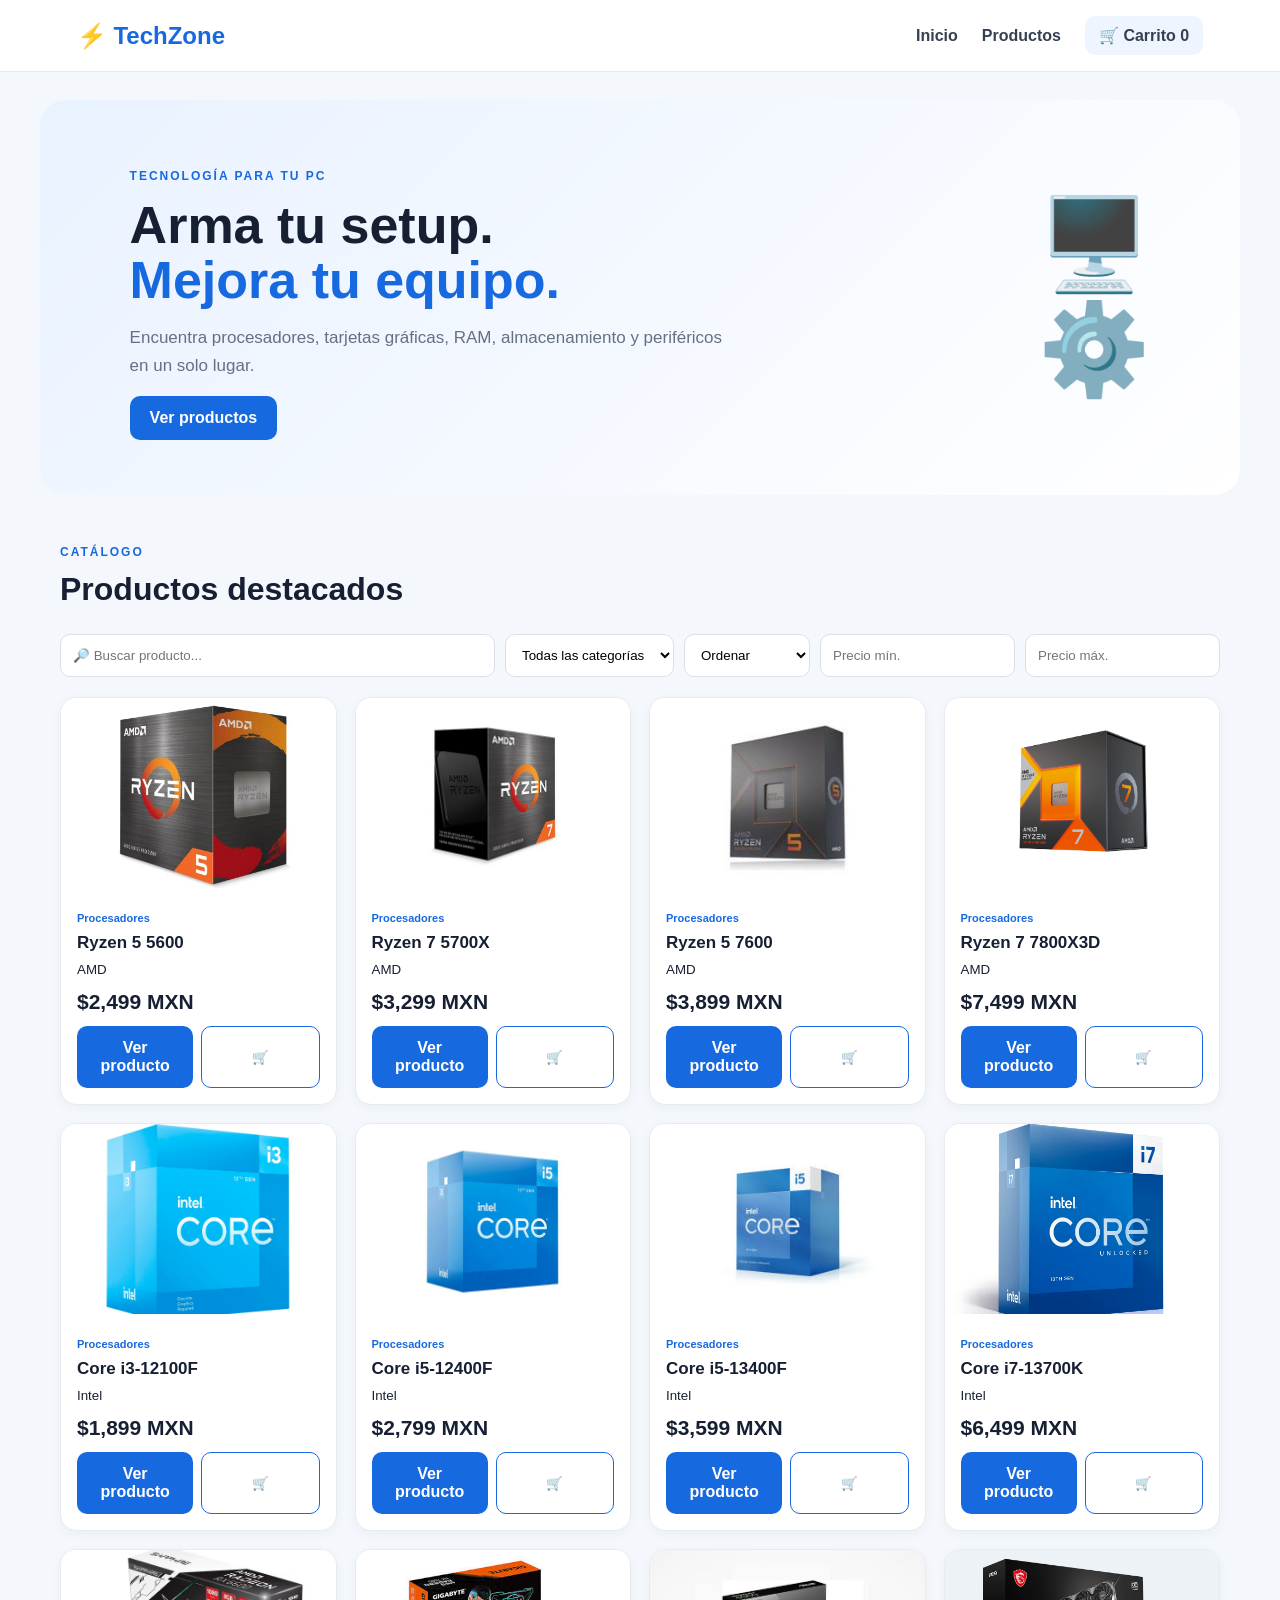
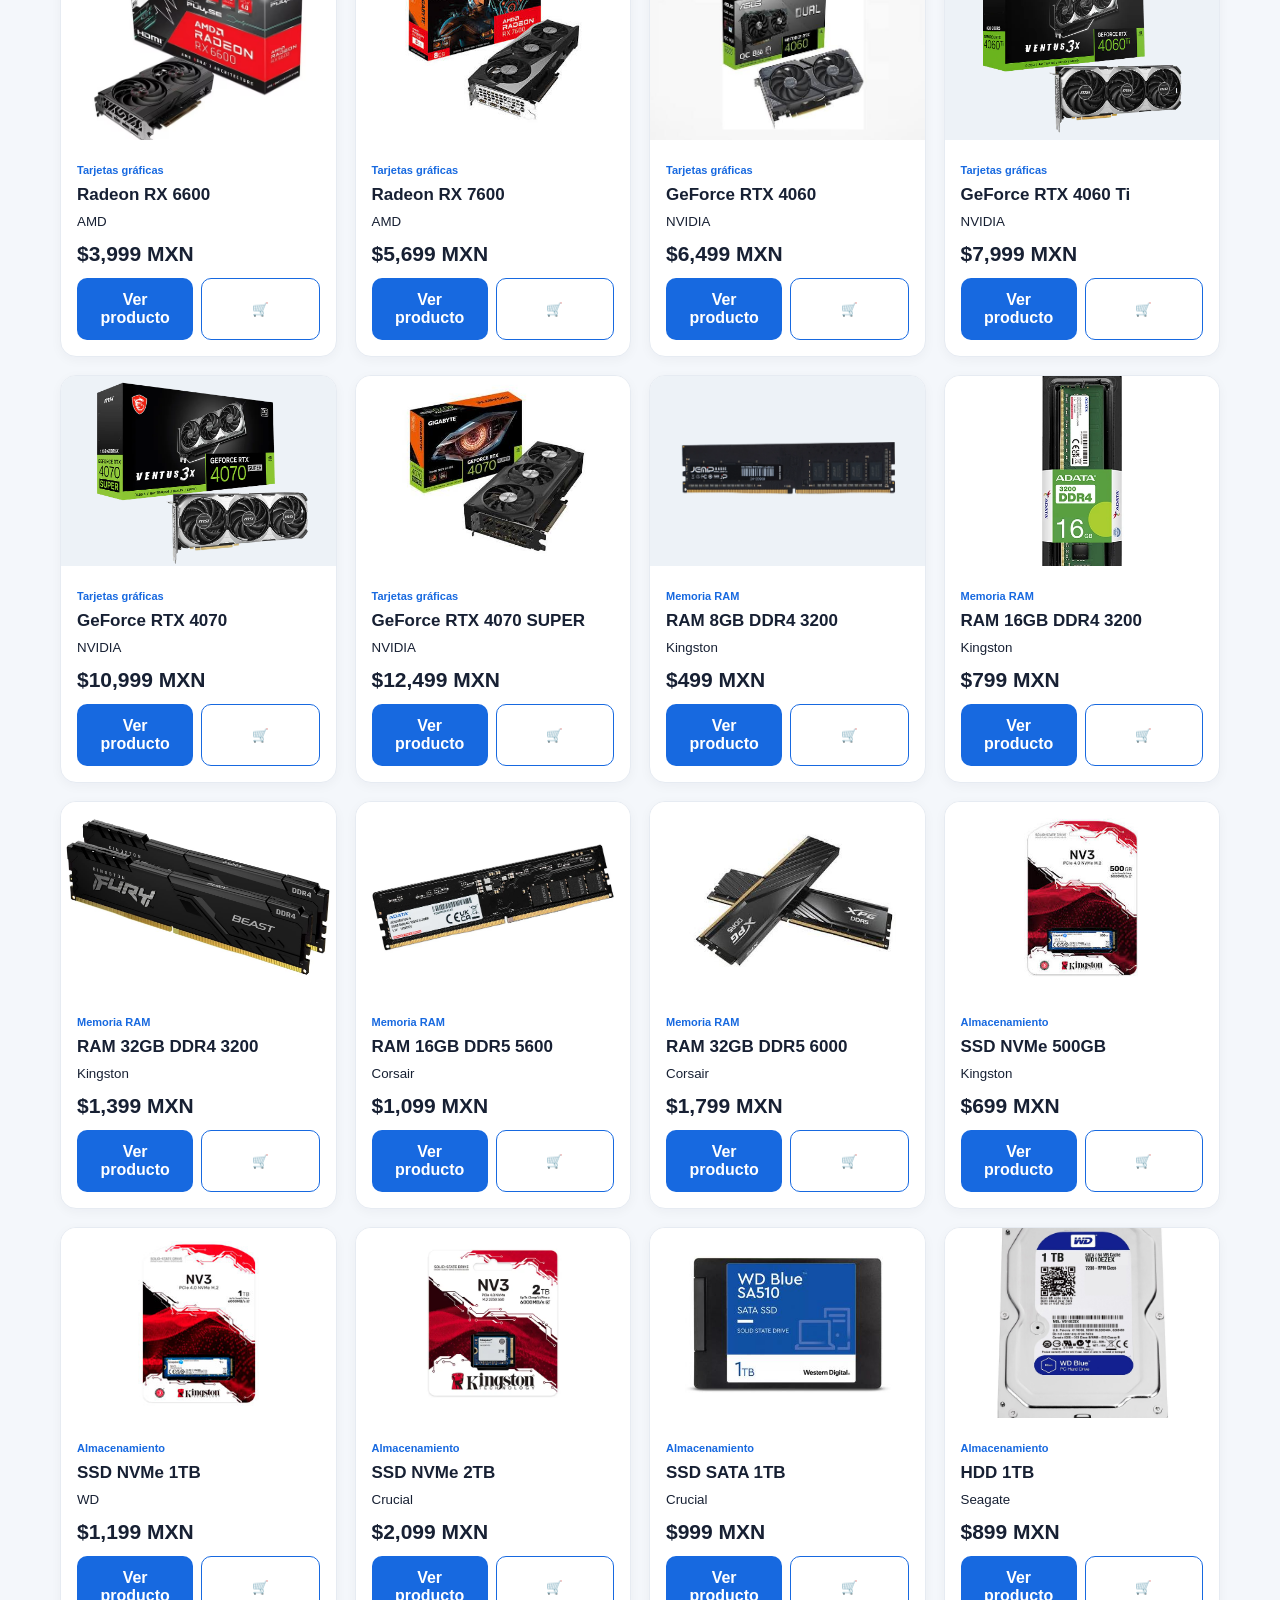
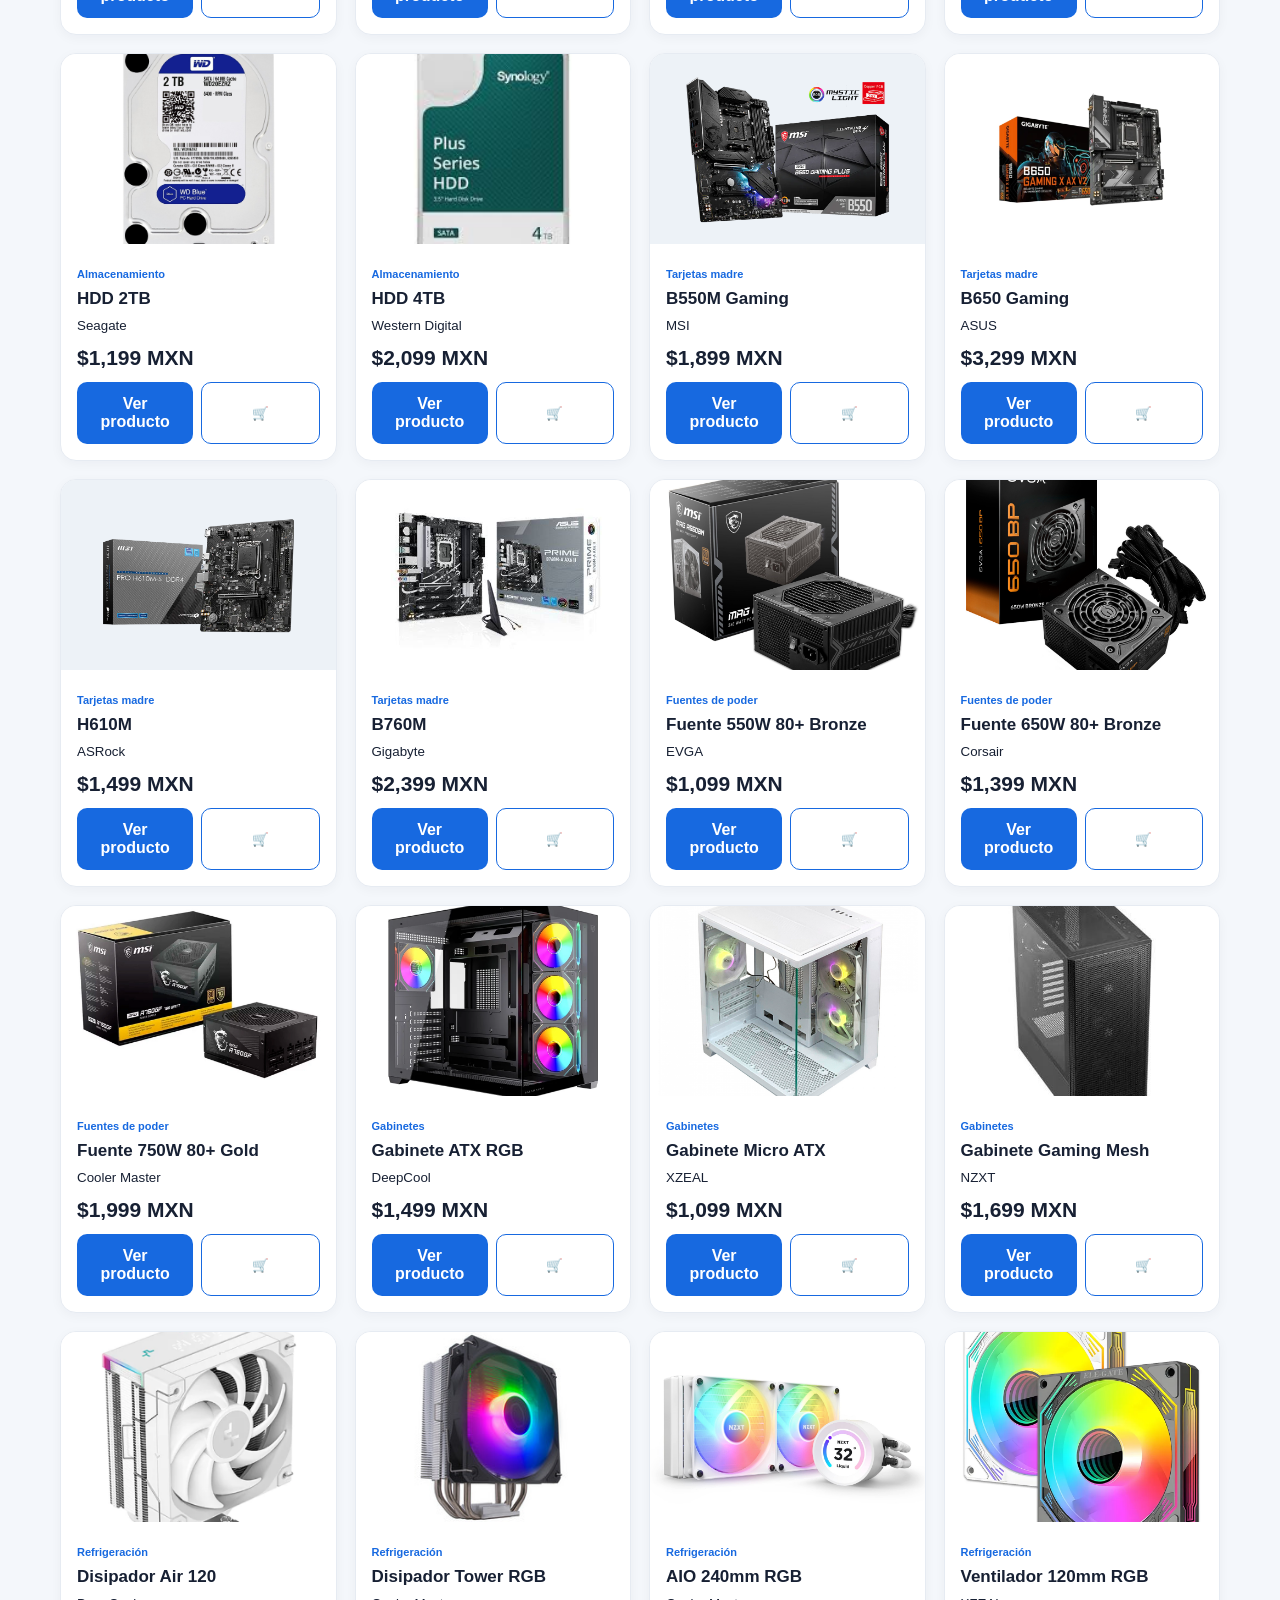
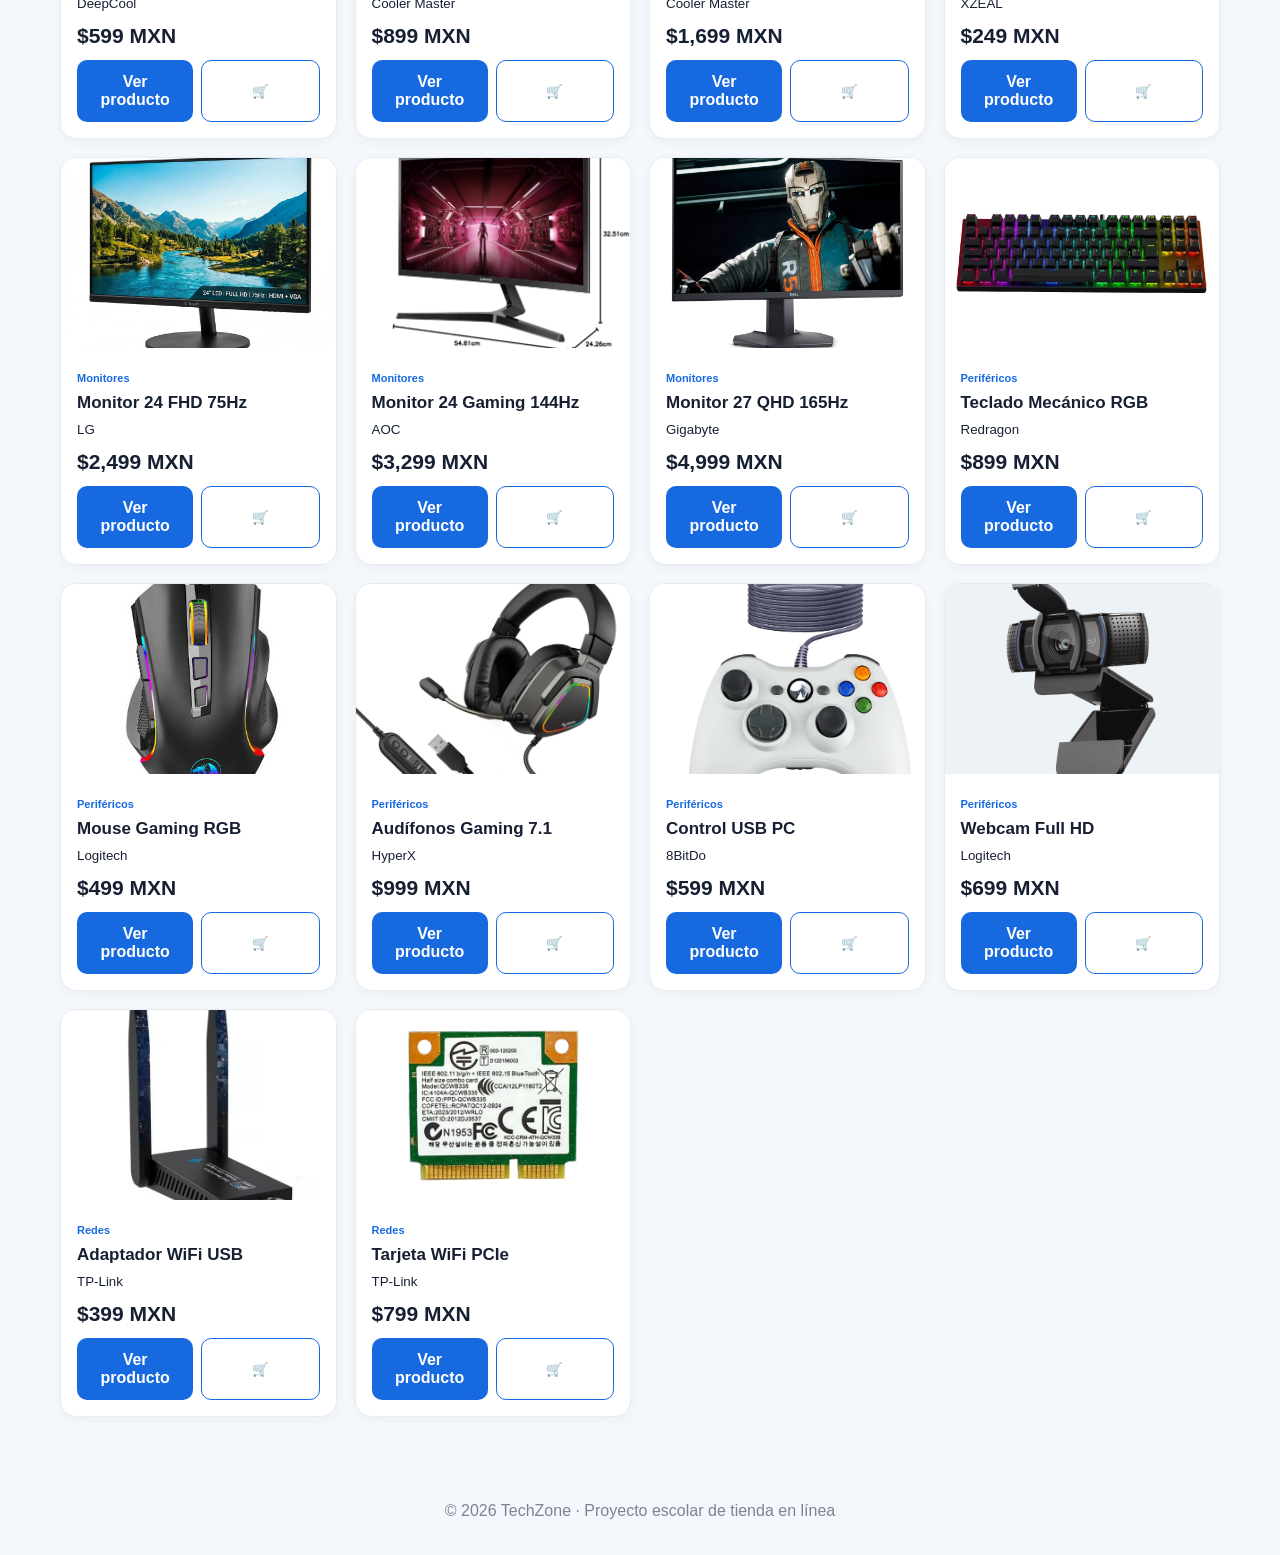
<file: Evidencia.Tarea/index.html>
<!DOCTYPE html>
<html lang="es">
<head>
	<meta charset="UTF-8">
	<meta name="viewport" content="width=device-width, initial-scale=1.0">
	<title>TechZone | Tienda de Tecnología</title>
	<link rel="stylesheet" href="css/estilos.css">
</head>
<body>
	<header class="header">
		<a class="logo" href="index.html">⚡ TechZone</a>

		<nav>
			<a href="index.html">Inicio</a>
			<a href="#productos">Productos</a>
			<a class="cart-link" href="carrito.html">
				🛒 Carrito <span id="cartCount">0</span>
			</a>
		</nav>
	</header>

	<main>
		<section class="hero">
			<div>
				<p class="eyebrow">TECNOLOGÍA PARA TU PC</p>
				<h1>
					Arma tu setup.<br>
					<span>Mejora tu equipo.</span>
				</h1>
				<p>
					Encuentra procesadores, tarjetas gráficas, RAM, almacenamiento
					y periféricos en un solo lugar.
				</p>
				<a class="btn" href="#productos">Ver productos</a>
			</div>

			<div class="hero-icon">
				🖥️<br>
				⚙️
			</div>
		</section>

		<section id="productos" class="catalog">
			<div class="section-title">
				<div>
					<p class="eyebrow">CATÁLOGO</p>
					<h2>Productos destacados</h2>
				</div>
			</div>

			<div class="filters">
				<input id="search" placeholder="🔎 Buscar producto...">

				<select id="category">
					<option value="Todos">Todas las categorías</option>
				</select>

				<select id="sort">
					<option value="default">Ordenar</option>
					<option value="low">Precio menor</option>
					<option value="high">Precio mayor</option>
					<option value="name">Nombre A-Z</option>
				</select>

				<input id="minPrice" type="number" placeholder="Precio mín.">
				<input id="maxPrice" type="number" placeholder="Precio máx.">
			</div>

			<div id="products" class="grid"></div>
		</section>
	</main>

	<footer>
		© 2026 TechZone · Proyecto escolar de tienda en línea
	</footer>

	<script src="js/app.js"></script>
</body>
</html>
</file>
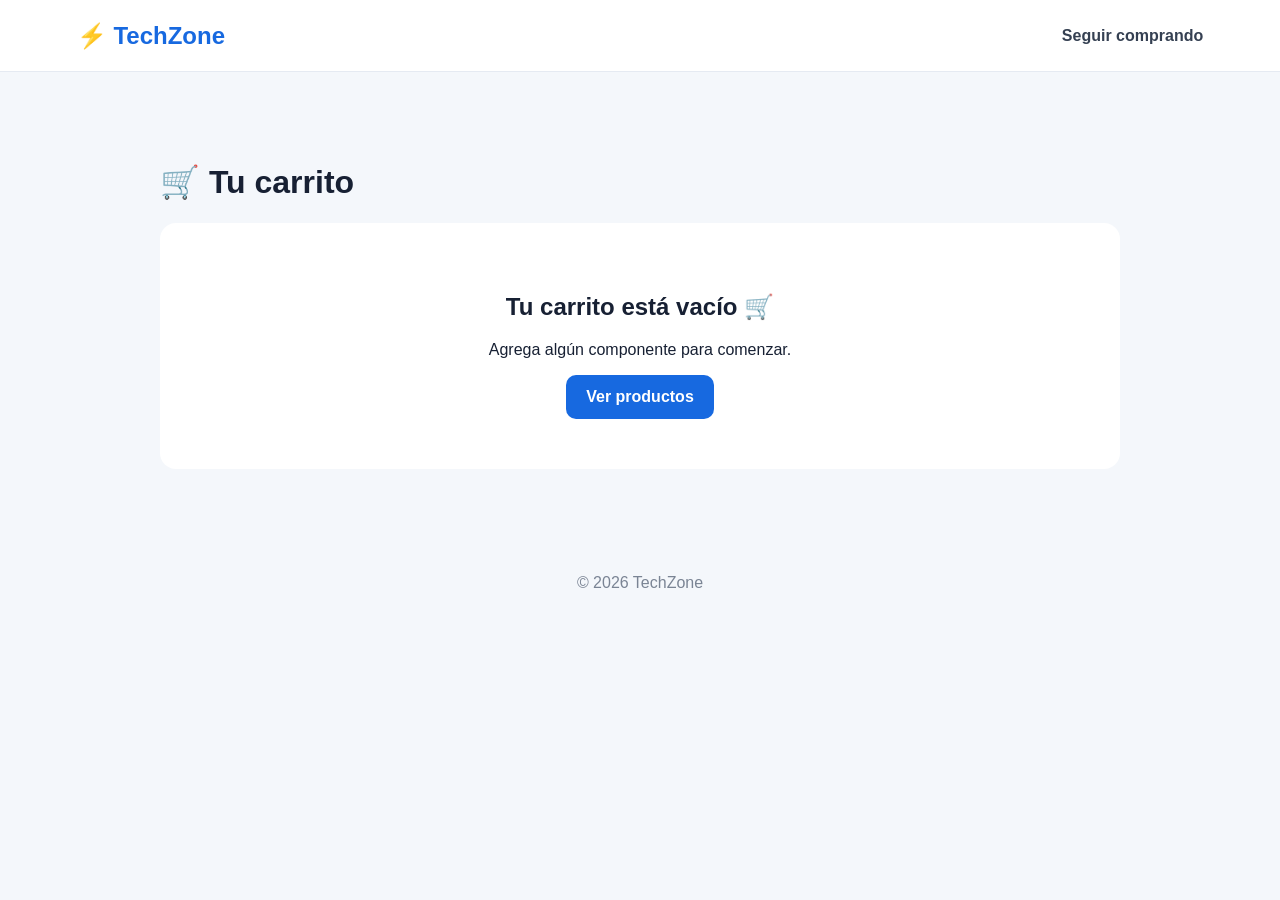
<file: Evidencia.Tarea/carrito.html>
<!DOCTYPE html>
<html lang="es">
<head>
	<meta charset="UTF-8">
	<meta name="viewport" content="width=device-width, initial-scale=1.0">
	<title>Carrito | TechZone</title>
	<link rel="stylesheet" href="css/estilos.css">
</head>
<body>
	<header class="header">
		<a class="logo" href="index.html">⚡ TechZone</a>

		<nav>
			<a href="index.html">Seguir comprando</a>
		</nav>
	</header>

	<main class="cart-page">
		<h1>🛒 Tu carrito</h1>
		<div id="cart"></div>
	</main>

	<footer>
		© 2026 TechZone
	</footer>

	<script src="js/carrito.js"></script>
</body>
</html>
</file>
<file: Evidencia.Tarea/css/estilos.css>
* {
    box-sizing: border-box;
}

body {
    margin: 0;
    font-family: Arial, Helvetica, sans-serif;
    background: #f4f7fb;
    color: #172033;
}

.header {
    height: 72px;
    background: #fff;
    border-bottom: 1px solid #e5eaf2;
    display: flex;
    align-items: center;
    justify-content: space-between;
    padding: 0 6%;
    position: sticky;
    top: 0;
    z-index: 10;
}

.logo {
    font-size: 24px;
    font-weight: 800;
    color: #1769e0;
    text-decoration: none;
}

.header nav {
    display: flex;
    gap: 24px;
    align-items: center;
}

.header nav a {
    color: #354052;
    text-decoration: none;
    font-weight: 600;
}

.cart-link {
    background: #eef5ff;
    padding: 10px 14px;
    border-radius: 10px;
}

.hero {
    margin: 28px auto;
    max-width: 1200px;
    min-height: 360px;
    border-radius: 26px;
    padding: 55px 7%;
    display: flex;
    align-items: center;
    justify-content: space-between;
    background: linear-gradient(135deg, #e9f2ff, #ffffff);
    overflow: hidden;
}

.hero h1 {
    font-size: 52px;
    line-height: 1.05;
    margin: 10px 0;
}

.hero h1 span {
    color: #1769e0;
}

.hero p {
    max-width: 600px;
    color: #657084;
    font-size: 17px;
    line-height: 1.6;
}

.eyebrow {
    font-size: 12px !important;
    font-weight: 800;
    letter-spacing: 2px;
    color: #1769e0 !important;
}

.hero-icon {
    font-size: 90px;
    text-align: center;
}

.btn,
.buy-btn {
    display: inline-block;
    background: #1769e0;
    color: white;
    border: 0;
    padding: 13px 20px;
    border-radius: 10px;
    text-decoration: none;
    font-weight: 700;
    cursor: pointer;
}

.catalog {
    max-width: 1200px;
    margin: 50px auto;
    padding: 0 20px;
}

.section-title h2 {
    font-size: 32px;
    margin-top: 5px;
}

.filters {
    display: flex;
    gap: 10px;
    flex-wrap: wrap;
    margin: 20px 0;
}

.filters input,
.filters select {
    border: 1px solid #d9e0ea;
    background: white;
    padding: 12px;
    border-radius: 10px;
    outline: none;
}

.filters input:first-child {
    flex: 1;
    min-width: 230px;
}

.grid {
    display: grid;
    grid-template-columns: repeat(4, 1fr);
    gap: 18px;
}

.card {
    background: white;
    border: 1px solid #e6ebf2;
    border-radius: 16px;
    overflow: hidden;
    transition: 0.2s;
    box-shadow: 0 3px 12px #1720330a;
}

.card:hover {
    transform: translateY(-4px);
    box-shadow: 0 10px 25px #17203314;
}

.card img {
    width: 100%;
    height: 190px;
    object-fit: cover;
    background: #edf2f7;
}

.card-body {
    padding: 16px;
}

.tag {
    font-size: 11px;
    color: #1769e0;
    font-weight: 700;
}

.card h3 {
    margin: 7px 0;
    font-size: 17px;
}

.price {
    font-size: 21px;
    font-weight: 800;
    margin: 12px 0;
}

.card .actions {
    display: flex;
    gap: 8px;
}

.card .actions a,
.card .actions button {
    flex: 1;
    text-align: center;
}

.outline {
    background: white !important;
    color: #1769e0 !important;
    border: 1px solid #1769e0 !important;
}

.detail-page {
    max-width: 1100px;
    margin: 45px auto;
    padding: 20px;
}

.detail {
    background: #fff;
    border-radius: 22px;
    padding: 30px;
    display: grid;
    grid-template-columns: 1fr 1fr;
    gap: 45px;
}

.detail img {
    width: 100%;
    border-radius: 16px;
    background: #eef2f7;
}

.detail h1 {
    font-size: 38px;
    margin: 8px 0;
}

.detail .big-price {
    font-size: 32px;
    font-weight: 800;
    margin: 20px 0;
}

.variants {
    display: flex;
    gap: 10px;
    margin: 12px 0 22px;
}

.variant {
    padding: 12px 18px;
    background: #fff;
    border: 2px solid #dce3ee;
    border-radius: 10px;
    cursor: pointer;
}

.variant.active {
    border-color: #1769e0;
    background: #eef5ff;
    color: #1769e0;
}

.quantity {
    display: flex;
    gap: 12px;
    align-items: center;
    margin: 20px 0;
}

.quantity input {
    width: 70px;
    padding: 12px;
    border: 1px solid #dce3ee;
    border-radius: 9px;
}

.detail-actions {
    display: flex;
    gap: 10px;
}

.cart-page {
    max-width: 1000px;
    margin: 50px auto;
    padding: 20px;
}

.cart-item {
    display: flex;
    align-items: center;
    gap: 18px;
    background: white;
    border-radius: 14px;
    padding: 15px;
    margin: 12px 0;
    border: 1px solid #e4e9f0;
}

.cart-item img {
    width: 100px;
    height: 80px;
    object-fit: cover;
    border-radius: 8px;
}

.cart-item .grow {
    flex: 1;
}

.remove {
    border: 0;
    background: #ffecec;
    color: #d33;
    padding: 9px;
    border-radius: 8px;
    cursor: pointer;
}

.summary {
    background: white;
    border-radius: 16px;
    padding: 24px;
    margin-top: 25px;
    text-align: right;
}

.checkout {
    background: #18a66a;
    color: #fff;
    border: 0;
    border-radius: 10px;
    padding: 14px 24px;
    font-weight: 700;
    cursor: pointer;
}

footer {
    text-align: center;
    padding: 35px;
    color: #7a8494;
}

.empty {
    text-align: center;
    background: white;
    border-radius: 16px;
    padding: 50px;
}

.notice {
    padding: 14px;
    border-radius: 10px;
    background: #ecfff6;
    color: #18734d;
    margin: 15px 0;
}

@media (max-width: 850px) {
    .grid {
        grid-template-columns: repeat(2, 1fr);
    }

    .detail {
        grid-template-columns: 1fr;
    }

    .hero h1 {
        font-size: 38px;
    }

    .hero-icon {
        display: none;
    }
}

@media (max-width: 550px) {
    .grid {
        grid-template-columns: 1fr;
    }

    .header nav a:not(.cart-link) {
        display: none;
    }

    .hero {
        margin: 15px;
    }

    .cart-item {
        flex-wrap: wrap;
    }
}
</file>
